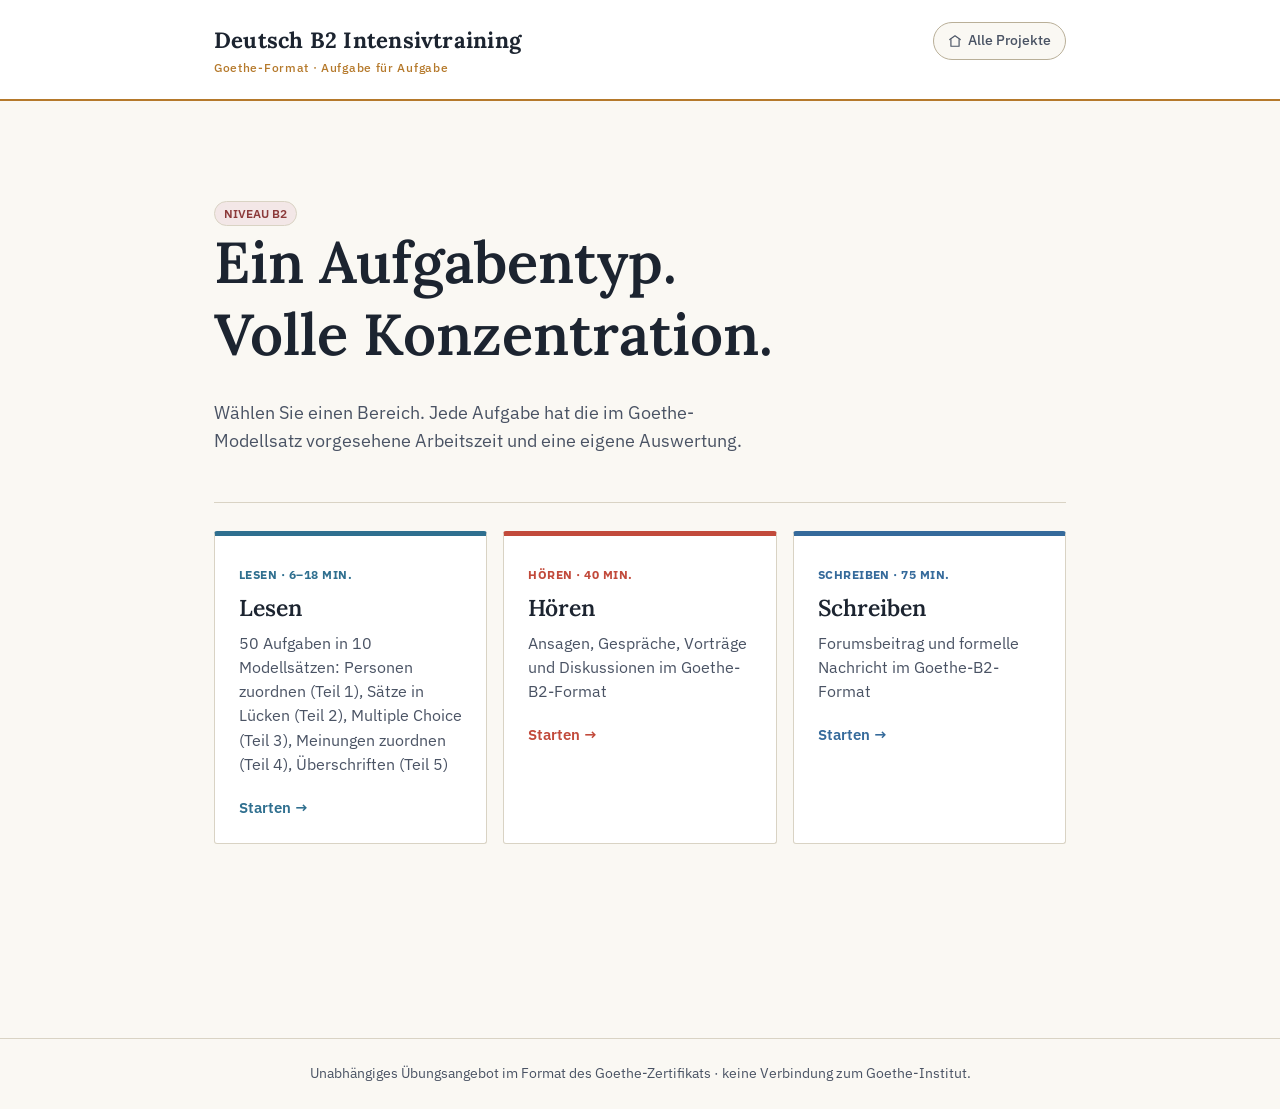
<file: index.html>
<!DOCTYPE html>
<html lang="de">
<head>
<meta charset="UTF-8"><meta name="viewport" content="width=device-width, initial-scale=1.0">
<title>Deutsch B2 · Intensivtraining</title>
<meta name="description" content="Deutsch B2 Intensivtraining im Goethe-Prüfungsformat, getrennt nach Aufgabentyp.">
<link rel="stylesheet" href="assets/css/style.css">
</head>
<body data-level="B2">
<header class="masthead"><div class="masthead-inner">
  <div class="masthead-title"><a href="index.html">Deutsch B2 Intensivtraining<small>Goethe-Format · Aufgabe für Aufgabe</small></a></div>
  <a class="hub-link" href="https://chimirayy.github.io/"><svg viewBox="0 0 24 24" fill="none" stroke="currentColor" stroke-width="2" stroke-linecap="round" stroke-linejoin="round"><path d="M3 9.5 12 3l9 6.5"/><path d="M5 9.5V21h14V9.5"/></svg>Alle Projekte</a>
</div></header>
<main class="page landing-page">
  <section class="hero compact-hero">
    <span class="badge">NIVEAU B2</span>
    <h1>Ein Aufgabentyp.<br>Volle Konzentration.</h1>
    <p>Wählen Sie einen Bereich. Jede Aufgabe hat die im Goethe-Modellsatz vorgesehene Arbeitszeit und eine eigene Auswertung.</p>
  </section>
  <div class="practice-grid redesigned-grid">
    <a class="practice-card type-lesen" href="pages/lesen.html"><span class="cefr-tag">LESEN · 6–18 MIN.</span><h2>Lesen</h2><p>50 Aufgaben in 10 Modellsätzen: Personen zuordnen (Teil 1), Sätze in Lücken (Teil 2), Multiple Choice (Teil 3), Meinungen zuordnen (Teil 4), Überschriften (Teil 5)</p><div class="go">Starten →</div></a>
    <a class="practice-card type-listening" href="pages/hoeren.html"><span class="cefr-tag">HÖREN · 40 MIN.</span><h2>Hören</h2><p>Ansagen, Gespräche, Vorträge und Diskussionen im Goethe-B2-Format</p><div class="go">Starten →</div></a>
    <a class="practice-card type-writing" href="pages/schreiben.html"><span class="cefr-tag">SCHREIBEN · 75 MIN.</span><h2>Schreiben</h2><p>Forumsbeitrag und formelle Nachricht im Goethe-B2-Format</p><div class="go">Starten →</div></a>
  </div>
</main>
<footer class="site-footer">Unabhängiges Übungsangebot im Format des Goethe-Zertifikats · keine Verbindung zum Goethe-Institut.</footer>
</body></html>
</file>
<file: assets/css/style.css>
/* ==========================================================================
   telc-style Übungsprüfung — shared stylesheet
   Design language: official examination paper. Ink on paper, hairline
   rules, numbered items, a tabular-numeral timer. Accent colour switches
   per level (set via --accent on <body data-level="...">).
   ========================================================================== */

@import url('https://fonts.googleapis.com/css2?family=Lora:ital,wght@0,500;0,600;0,700;1,400&family=IBM+Plex+Sans:wght@400;500;600;700&family=IBM+Plex+Mono:wght@500;600&display=swap');

:root{
  --paper: #FAF8F3;
  --paper-raised: #FFFFFF;
  --ink: #1C2430;
  --ink-soft: #4A5364;
  --rule: #D9D3C4;
  --rule-strong: #B9AF98;
  --accent: #1E3A5F;
  --accent-soft: #E7EEF3;
  --good: #2E6B45;
  --bad: #A13636;
  --focus: #1E3A5F;
  --radius: 3px;
  font-size: 17px;
}

*{ box-sizing: border-box; }
html{ -webkit-text-size-adjust: 100%; }

body{
  margin: 0;
  background: var(--paper);
  color: var(--ink);
  font-family: 'IBM Plex Sans', system-ui, sans-serif;
  line-height: 1.55;
  min-height: 100vh;
}

body[data-level="A2"]{ --accent: #4C7A5E; --accent-soft: #E9F1EC; }
body[data-level="B1"]{ --accent: #B5792B; --accent-soft: #F6EEE1; }
body[data-level="B2"]{ --accent: #8C3A3A; --accent-soft: #F3E7E7; }

h1, h2, h3{
  font-family: 'Lora', Georgia, serif;
  font-weight: 600;
  line-height: 1.25;
  margin: 0 0 .5em;
  color: var(--ink);
}

a{ color: var(--accent); }

button{
  font-family: inherit;
}

:focus-visible{
  outline: 3px solid var(--focus);
  outline-offset: 2px;
}

/* ---------- Masthead ---------- */

.masthead{
  border-bottom: 1px solid var(--rule-strong);
  background: var(--paper-raised);
}
.masthead-inner{
  max-width: 900px;
  margin: 0 auto;
  padding: 22px 24px;
  display: flex;
  align-items: baseline;
  justify-content: space-between;
  gap: 16px;
  flex-wrap: wrap;
}
.masthead-title{
  font-family: 'Lora', serif;
  font-weight: 700;
  font-size: 1.3rem;
  letter-spacing: .01em;
}
.masthead-title a{ color: var(--ink); text-decoration: none; }
.masthead-title small{
  display: block;
  font-family: 'IBM Plex Sans', sans-serif;
  font-weight: 500;
  font-size: .68rem;
  color: var(--ink-soft);
  letter-spacing: .06em;
  margin-top: 2px;
}
.masthead-nav{ display: flex; gap: 18px; font-size: .92rem; }
.masthead-nav a{ text-decoration: none; color: var(--ink-soft); border-bottom: 1px solid transparent; padding-bottom: 2px; }
.masthead-nav a:hover, .masthead-nav a[aria-current="page"]{ color: var(--ink); border-color: var(--rule-strong); }

.hub-link{
  display: inline-flex;
  align-items: center;
  gap: 6px;
  font-family: 'IBM Plex Sans', sans-serif;
  font-size: .82rem;
  font-weight: 500;
  color: var(--ink-soft);
  text-decoration: none;
  padding: 7px 14px;
  border: 1px solid var(--rule-strong);
  border-radius: 999px;
  background: var(--paper);
  transition: color .15s, border-color .15s, background .15s;
}
.hub-link:hover{ color: var(--ink); border-color: var(--ink-soft); background: var(--paper-raised); }
.hub-link svg{ width: 14px; height: 14px; }

/* ---------- Layout shells ---------- */

.page{
  max-width: 900px;
  margin: 0 auto;
  padding: 40px 24px 90px;
}
.prose{ max-width: 680px; }

.card{
  background: var(--paper-raised);
  border: 1px solid var(--rule);
  border-radius: var(--radius);
  padding: 28px 30px;
}

/* ---------- Landing page ---------- */

.hero{
  padding: 54px 0 34px;
  border-bottom: 1px solid var(--rule);
  margin-bottom: 36px;
}
.hero h1{ font-size: 2.1rem; max-width: 16ch; }
.hero p{ max-width: 60ch; color: var(--ink-soft); font-size: 1.05rem; }

.level-grid{
  display: grid;
  grid-template-columns: repeat(3, 1fr);
  gap: 18px;
  margin: 28px 0 44px;
}
@media (max-width: 760px){ .level-grid{ grid-template-columns: 1fr; } }

.level-card{
  display: block;
  text-decoration: none;
  color: inherit;
  border: 1px solid var(--rule);
  border-top: 4px solid var(--lvl-color, var(--accent));
  border-radius: var(--radius);
  background: var(--paper-raised);
  padding: 22px 22px 24px;
  transition: transform .12s ease, box-shadow .12s ease;
}
.level-card:hover{ transform: translateY(-2px); box-shadow: 0 8px 20px rgba(28,36,48,.08); }
.level-card h2{ font-size: 1.5rem; margin-bottom: 4px; }
.level-card .cefr-tag{
  display: inline-block;
  font-size: .72rem;
  font-weight: 600;
  letter-spacing: .04em;
  color: var(--lvl-color, var(--accent));
  margin-bottom: 10px;
}
.level-card p{ color: var(--ink-soft); font-size: .93rem; margin: 0 0 14px; }
.level-card .parts{ font-size: .82rem; color: var(--ink-soft); }
.level-card .go{ margin-top: 14px; font-size: .88rem; font-weight: 600; color: var(--ink); }

.about-grid{
  display: grid;
  grid-template-columns: 1fr 1fr;
  gap: 28px;
  margin-top: 20px;
}
@media (max-width: 700px){ .about-grid{ grid-template-columns: 1fr; } }
.about-grid h3{ font-size: 1.02rem; }
.about-grid p, .about-grid li{ color: var(--ink-soft); font-size: .95rem; }

/* ---------- Exam chrome ---------- */

.exam-bar{
  position: sticky;
  top: 0;
  z-index: 20;
  background: var(--paper-raised);
  border-bottom: 1px solid var(--rule-strong);
}
.exam-bar-inner{
  max-width: 900px;
  margin: 0 auto;
  padding: 12px 24px;
  display: flex;
  align-items: center;
  gap: 18px;
  flex-wrap: wrap;
}
.exam-bar .section-name{
  font-family: 'Lora', serif;
  font-weight: 600;
  font-size: 1.02rem;
}
.exam-bar .section-name .lvl{
  color: var(--accent);
  font-weight: 700;
}
.timer{
  margin-left: auto;
  font-family: 'IBM Plex Mono', monospace;
  font-weight: 600;
  font-size: 1.15rem;
  font-variant-numeric: tabular-nums;
  border: 1px solid var(--rule-strong);
  border-radius: var(--radius);
  padding: 5px 12px;
  background: var(--accent-soft);
  color: var(--ink);
  min-width: 5.5ch;
  text-align: center;
}
.timer.low{ background: #F6E3E1; color: var(--bad); border-color: #DDB3AE; }

.progress-track{
  height: 5px;
  background: var(--rule);
}
.progress-fill{
  height: 100%;
  background: var(--accent);
  transition: width .25s ease;
}

.step-rail{
  display: flex;
  gap: 6px;
  padding: 10px 24px 0;
  max-width: 900px;
  margin: 0 auto;
  flex-wrap: wrap;
}
.step-pill{
  font-size: .78rem;
  padding: 4px 10px;
  border-radius: 999px;
  border: 1px solid var(--rule-strong);
  color: var(--ink-soft);
  background: var(--paper-raised);
}
.step-pill.current{ background: var(--accent); color: #fff; border-color: var(--accent); }
.step-pill.done{ background: var(--accent-soft); color: var(--ink); border-color: var(--rule-strong); }

/* ---------- Exam content ---------- */

.section-head{ margin-bottom: 8px; }
.section-head .eyebrow-time{
  font-size: .85rem;
  color: var(--ink-soft);
}
.instructions{
  background: var(--accent-soft);
  border: 1px solid var(--rule);
  border-radius: var(--radius);
  padding: 14px 18px;
  font-size: .95rem;
  color: var(--ink);
  margin: 16px 0 26px;
}

.part{
  border: 1px solid var(--rule);
  border-radius: var(--radius);
  background: var(--paper-raised);
  padding: 24px 26px;
  margin-bottom: 24px;
}
.part h3{ font-size: 1.08rem; margin-bottom: 6px; }
.part .part-instructions{
  color: var(--ink-soft);
  font-size: .92rem;
  margin-bottom: 18px;
}
.reading-text{
  border-left: 3px solid var(--rule-strong);
  padding: 2px 0 2px 16px;
  margin: 0 0 18px;
  color: var(--ink);
  white-space: pre-line;
  font-size: .98rem;
}

.audio-block{
  display: flex;
  align-items: center;
  gap: 14px;
  background: var(--accent-soft);
  border: 1px solid var(--rule);
  border-radius: var(--radius);
  padding: 12px 16px;
  margin-bottom: 18px;
  flex-wrap: wrap;
}
.audio-block audio{ flex: 1 1 260px; min-width: 220px; }
.audio-missing{
  font-size: .88rem;
  color: var(--ink-soft);
}
.transcript-toggle{
  border: 1px solid var(--rule-strong);
  background: var(--paper-raised);
  border-radius: var(--radius);
  padding: 5px 10px;
  font-size: .82rem;
  cursor: pointer;
  color: var(--ink);
}
.transcript-box{
  white-space: pre-line;
  font-size: .9rem;
  color: var(--ink-soft);
  border-top: 1px dashed var(--rule-strong);
  margin-top: 12px;
  padding-top: 12px;
  display: none;
}
.transcript-box.open{ display: block; }

.listening-audio audio.exhausted{ opacity: .55; }
.play-counter{
  font-size: .82rem;
  font-weight: 600;
  color: var(--type-color, var(--accent));
  white-space: nowrap;
}
.play-counter.used-up{ color: var(--bad); }
.review-audio .play-counter{ font-weight: 500; color: var(--ink-soft); }

.q-item{
  padding: 14px 0;
  border-top: 1px solid var(--rule);
}
.q-item:first-child{ border-top: none; padding-top: 0; }
.q-num{
  font-family: 'IBM Plex Mono', monospace;
  font-weight: 600;
  color: var(--accent);
  margin-right: 8px;
}
.q-statement{ font-size: .98rem; }

.tf-choices{ display: flex; gap: 10px; margin-top: 8px; }
.choice-btn{
  border: 1px solid var(--rule-strong);
  background: var(--paper-raised);
  border-radius: var(--radius);
  padding: 6px 16px;
  font-size: .9rem;
  cursor: pointer;
  color: var(--ink);
}
.choice-btn.selected{ background: var(--accent); border-color: var(--accent); color: #fff; }

.mc-options{ display: flex; flex-direction: column; gap: 8px; margin-top: 10px; }
.mc-option{
  display: flex;
  align-items: flex-start;
  gap: 10px;
  border: 1px solid var(--rule-strong);
  border-radius: var(--radius);
  padding: 9px 13px;
  cursor: pointer;
  font-size: .93rem;
  background: var(--paper-raised);
}
.mc-option.selected{ background: var(--accent-soft); border-color: var(--accent); }
.mc-option input{ margin-top: 3px; }

.match-row{
  display: grid;
  grid-template-columns: 1fr 140px;
  gap: 14px;
  align-items: start;
  padding: 12px 0;
  border-top: 1px solid var(--rule);
}
.match-row:first-child{ border-top: none; }
select.match-select{
  font-family: inherit;
  font-size: .92rem;
  padding: 7px 8px;
  border: 1px solid var(--rule-strong);
  border-radius: var(--radius);
  background: var(--paper-raised);
  color: var(--ink);
}
.options-legend{
  background: var(--paper);
  border: 1px dashed var(--rule-strong);
  border-radius: var(--radius);
  padding: 12px 16px;
  margin-bottom: 16px;
  font-size: .88rem;
  color: var(--ink-soft);
}
.options-legend strong{ color: var(--ink); }

.cloze-text{
  font-size: 1rem;
  line-height: 2.1;
}
.cloze-blank-select{
  font-family: 'IBM Plex Mono', monospace;
  font-size: .88rem;
  padding: 3px 6px;
  border: 1px solid var(--rule-strong);
  border-radius: var(--radius);
  background: var(--accent-soft);
  color: var(--ink);
  margin: 0 2px;
}
.wordbank{
  display: flex;
  flex-wrap: wrap;
  gap: 8px;
  margin-bottom: 16px;
}
.wordbank span{
  font-family: 'IBM Plex Mono', monospace;
  font-size: .82rem;
  border: 1px solid var(--rule-strong);
  border-radius: 999px;
  padding: 3px 12px;
  background: var(--paper);
  color: var(--ink-soft);
}

.writing-prompt{ font-size: .98rem; margin-bottom: 10px; }
.writing-points{ margin: 0 0 16px 1.1em; color: var(--ink-soft); font-size: .93rem; }
.writing-points li{ margin-bottom: 4px; }
textarea.writing-area{
  width: 100%;
  min-height: 320px;
  font-family: 'IBM Plex Sans', sans-serif;
  font-size: .98rem;
  line-height: 1.6;
  padding: 16px;
  border: 1px solid var(--rule-strong);
  border-radius: var(--radius);
  background: var(--paper-raised);
  color: var(--ink);
  resize: vertical;
}
.wordcount{ font-size: .82rem; color: var(--ink-soft); margin-top: 6px; }
.wordcount.ok{ color: var(--good); }

/* ---------- Bottom action bar ---------- */

.action-bar{
  position: sticky;
  bottom: 0;
  background: var(--paper-raised);
  border-top: 1px solid var(--rule-strong);
  padding: 14px 24px;
  display: flex;
  justify-content: space-between;
  align-items: center;
  gap: 12px;
  flex-wrap: wrap;
}
.action-bar-inner{
  max-width: 900px;
  margin: 0 auto;
  width: 100%;
  display: flex;
  justify-content: space-between;
  align-items: center;
  gap: 12px;
  flex-wrap: wrap;
}
.btn{
  font-family: inherit;
  font-size: .95rem;
  font-weight: 600;
  padding: 11px 22px;
  border-radius: var(--radius);
  border: 1px solid var(--accent);
  background: var(--accent);
  color: #fff;
  cursor: pointer;
}
.btn.secondary{
  background: transparent;
  color: var(--accent);
}
.btn.ghost{
  background: transparent;
  color: var(--ink-soft);
  border-color: var(--rule-strong);
}
.btn[disabled]{ opacity: .45; cursor: not-allowed; }
.answered-count{ font-size: .85rem; color: var(--ink-soft); }

/* ---------- Start / interstitial screens ---------- */

.start-screen, .result-screen{
  max-width: 640px;
  margin: 60px auto;
  text-align: center;
}
.start-screen .card, .result-screen .card{ text-align: left; }
.timeline{
  list-style: none;
  margin: 20px 0 0;
  padding: 0;
  display: flex;
  flex-direction: column;
  gap: 10px;
}
.timeline li{
  display: flex;
  justify-content: space-between;
  border-top: 1px solid var(--rule);
  padding-top: 10px;
  font-size: .92rem;
}
.timeline li:first-child{ border-top: none; padding-top: 0; }
.timeline .t-name{ font-weight: 600; }
.timeline .t-time{ color: var(--ink-soft); font-family: 'IBM Plex Mono', monospace; }

.lock-icon{ font-size: 2rem; margin-bottom: 6px; }

/* ---------- Answer sheet ---------- */

.score-summary{
  display: grid;
  grid-template-columns: repeat(auto-fit, minmax(140px, 1fr));
  gap: 12px;
  margin: 22px 0 30px;
}
.score-box{
  border: 1px solid var(--rule);
  border-radius: var(--radius);
  padding: 14px 16px;
  background: var(--paper-raised);
}
.score-box .num{
  font-family: 'Lora', serif;
  font-size: 1.6rem;
  font-weight: 700;
  color: var(--accent);
}
.score-box .lbl{ font-size: .8rem; color: var(--ink-soft); }

.answer-row{
  display: flex;
  gap: 10px;
  align-items: flex-start;
  padding: 10px 0;
  border-top: 1px solid var(--rule);
  font-size: .92rem;
}
.answer-row:first-child{ border-top: none; }
.mark{
  flex: 0 0 auto;
  font-weight: 700;
  width: 1.4em;
}
.mark.correct{ color: var(--good); }
.mark.incorrect{ color: var(--bad); }
.answer-detail .yours{ color: var(--ink-soft); }
.answer-detail .correct-answer{ color: var(--good); font-weight: 600; }

.model-answer{
  white-space: pre-line;
  background: var(--accent-soft);
  border: 1px solid var(--rule);
  border-radius: var(--radius);
  padding: 14px 16px;
  font-size: .93rem;
  margin-top: 10px;
}

footer.site-footer{
  border-top: 1px solid var(--rule);
  margin-top: 60px;
  padding: 24px;
  text-align: center;
  font-size: .82rem;
  color: var(--ink-soft);
}

.badge{
  display: inline-block;
  font-size: .72rem;
  font-weight: 600;
  padding: 2px 9px;
  border-radius: 999px;
  background: var(--accent-soft);
  color: var(--accent);
  border: 1px solid var(--rule);
}

@media (max-width: 560px){
  .part{ padding: 18px 16px; }
  .match-row{ grid-template-columns: 1fr; }
}

/* B1 task-format rebuild */
.practice-grid{
  display:grid;
  grid-template-columns:repeat(2,minmax(0,1fr));
  gap:18px;
  margin:28px 0 44px;
}
.practice-card{
  display:block;
  text-decoration:none;
  color:inherit;
  border:1px solid var(--rule);
  border-top:4px solid var(--accent);
  border-radius:var(--radius);
  background:var(--paper-raised);
  padding:24px;
  transition:transform .12s ease,box-shadow .12s ease;
}
.practice-card:hover{transform:translateY(-2px);box-shadow:0 8px 20px rgba(28,36,48,.08)}
.practice-card h2{font-size:1.35rem;margin-bottom:8px}
.practice-card p{color:var(--ink-soft);font-size:.92rem;margin:0 0 16px}
.practice-card .cefr-tag{display:inline-block;font-size:.7rem;font-weight:700;letter-spacing:.04em;color:var(--accent);margin-bottom:9px}
.practice-card .go{font-size:.88rem;font-weight:600}
.practice-nav{gap:10px;max-width:620px;justify-content:flex-end}
.practice-nav a{font-size:.78rem}
@media(max-width:760px){.practice-grid{grid-template-columns:1fr}.practice-nav{width:100%;justify-content:flex-start}.masthead-inner{align-items:flex-start}}

/* ===== B1 task-by-task redesign ===== */
:root{ --type-color:#B5792B; --type-soft:#F6EEE1; }
body[data-practice="lesen"]{--type-color:#2F6F8F;--type-soft:#E7F1F6}
body[data-practice="schreiben"]{--type-color:#356A9B;--type-soft:#E8F0F8}
body[data-practice="hoeren"]{--type-color:#C24A3B;--type-soft:#FBEAE7}

.masthead{border-bottom:2px solid var(--type-color)}
.masthead-title small{color:var(--type-color)}
.practice-nav{max-width:100%;overflow-x:auto;white-space:nowrap;padding-bottom:3px}
.practice-nav a[aria-current="page"]{color:var(--type-color);border-color:var(--type-color);font-weight:700}

.intro-page{max-width:780px;padding-top:86px;text-align:center}
.intro-kicker,.result-kicker,.task-label{color:var(--type-color);font-weight:700;letter-spacing:.09em;text-transform:uppercase;font-size:.78rem}
.intro-page h1{font-size:clamp(2rem,5vw,3.4rem);margin:12px auto 10px;max-width:18ch}
.intro-lead{font-size:1.2rem;color:var(--ink-soft);margin:0 0 26px}
.intro-meta{display:flex;justify-content:center;flex-wrap:wrap;gap:9px;margin:0 auto 32px}
.intro-meta span{background:var(--type-soft);color:var(--type-color);border:1px solid color-mix(in srgb,var(--type-color) 25%,white);border-radius:999px;padding:8px 13px;font-size:.82rem;font-weight:600}
.intro-start{min-width:230px;background:var(--type-color);border-color:var(--type-color)}
.back-link{display:block;margin-top:18px;color:var(--ink-soft);text-decoration:none;font-size:.9rem}

.exam-bar{border-bottom:1px solid var(--rule-strong)}
.exam-bar .section-name .lvl{color:var(--type-color)}
.timer{background:var(--type-soft);border-color:color-mix(in srgb,var(--type-color) 35%,white)}
.progress-fill{background:var(--type-color)}
.task-counter{font-size:.82rem;color:var(--ink-soft);font-weight:600}

.task-tabs{position:sticky;top:63px;z-index:19;display:flex;gap:7px;overflow-x:auto;padding:10px max(24px,calc((100vw - 900px)/2));background:rgba(250,248,243,.97);border-bottom:1px solid var(--rule);scrollbar-width:thin}
.task-tab{flex:0 0 auto;width:42px;height:36px;border:1px solid var(--rule-strong);border-radius:8px;background:var(--paper-raised);color:var(--ink-soft);font:600 .82rem 'IBM Plex Sans',sans-serif;cursor:pointer;position:relative}
.task-tab:hover{border-color:var(--type-color);color:var(--type-color)}
.task-tab.active{background:var(--type-color);border-color:var(--type-color);color:#fff;box-shadow:0 2px 8px rgba(0,0,0,.1)}
.task-tab.done{background:var(--type-soft);color:var(--type-color);border-color:color-mix(in srgb,var(--type-color) 35%,white)}
.task-tab b{position:absolute;right:3px;top:1px;font-size:.62rem;color:var(--bad)}

.task-page{padding-top:34px;max-width:900px}
.loading-note{color:var(--muted,#6b7280);font-size:.95rem;padding:48px 0;text-align:center}
.task-head{display:flex;align-items:flex-end;justify-content:space-between;gap:20px;margin-bottom:16px}
.task-head h1{margin:5px 0 0;font-size:1.65rem}
.task-time-note{font-size:.82rem;font-weight:600;color:var(--type-color);white-space:nowrap}
.instructions{background:var(--type-soft);border-color:color-mix(in srgb,var(--type-color) 20%,white);border-left:4px solid var(--type-color)}
.part{border-top:4px solid var(--type-color);margin-bottom:0}
.part-title-row{display:flex;gap:10px;align-items:flex-start;margin-bottom:18px}
.part-title-row h2{font-size:1.18rem;margin:0}
.part-type-dot{width:10px;height:10px;background:var(--type-color);border-radius:50%;margin-top:7px;flex:0 0 auto}

.action-bar{position:sticky;bottom:0;z-index:18;background:rgba(250,248,243,.96);border-top:1px solid var(--rule-strong);backdrop-filter:blur(5px)}
.action-bar-inner{max-width:900px;margin:auto;padding:12px 24px;display:flex;align-items:center;gap:16px}
.action-bar .btn{margin-left:auto;background:var(--type-color);border-color:var(--type-color)}
.answered-count{font-size:.82rem;color:var(--ink-soft)}

.result-screen,.result-page{max-width:900px}
.result-screen h1,.result-page h1{font-size:2.4rem;margin-top:8px}
.result-lead{color:var(--ink-soft)}
.result-list,.task-results{border:1px solid var(--rule);background:var(--paper-raised);border-radius:var(--radius);overflow:hidden;margin:28px 0}
.result-row,.task-result{display:grid;grid-template-columns:auto 1fr auto;gap:14px;align-items:center;padding:15px 18px;border-bottom:1px solid var(--rule)}
.result-row:last-child,.task-result:last-child{border-bottom:0}
.result-num{width:30px;height:30px;border-radius:50%;display:grid;place-items:center;background:var(--type-soft);color:var(--type-color);font-weight:700}
.result-name{font-weight:600}.result-row>span:last-child,.task-result-head span{font-family:'IBM Plex Mono',monospace;font-size:.8rem;color:var(--ink-soft)}
.task-result{display:block}.task-result-head{display:flex;justify-content:space-between;gap:10px}.task-result-title{margin-top:4px;color:var(--ink-soft);font-size:.9rem}
.score-summary{display:grid;grid-template-columns:repeat(3,1fr);gap:14px;margin:24px 0}
.score-box{background:var(--paper-raised);border:1px solid var(--rule);padding:20px;text-align:center}.score-box .num{font:700 1.6rem 'IBM Plex Mono',monospace;color:var(--type-color)}.score-box .lbl{font-size:.78rem;color:var(--ink-soft);margin-top:4px}
.answer-task{margin-top:36px}.answer-task h2{font-size:1.25rem;border-bottom:2px solid var(--type-color);padding-bottom:8px}.answer-part{background:var(--paper-raised);border:1px solid var(--rule);padding:18px}
.error-card{border-top:4px solid var(--bad)}

@media(max-width:700px){
 .masthead-inner{padding:14px 16px}.masthead-nav{width:100%;gap:14px}
 .task-tabs{top:103px;padding-left:14px;padding-right:14px}
 .task-head{align-items:flex-start;flex-direction:column}.task-time-note{white-space:normal}
 .task-page{padding:24px 16px 90px}.action-bar-inner{padding:10px 16px}.answered-count{display:none}
 .score-summary{grid-template-columns:1fr}.result-row{grid-template-columns:auto 1fr}.result-row>span:last-child{grid-column:2}.intro-page{padding:60px 16px}.intro-meta{flex-direction:column;align-items:center}
}

/* Landing page refinements */
.compact-hero{padding:58px 0 30px;margin-bottom:28px}.compact-hero h1{max-width:none;font-size:clamp(2.2rem,6vw,3.4rem)}.compact-hero p{max-width:560px}
.redesigned-grid{grid-template-columns:repeat(3,1fr);gap:16px}
@media(max-width:820px){.redesigned-grid{grid-template-columns:repeat(2,1fr)}}
@media(max-width:560px){.redesigned-grid{grid-template-columns:1fr}}
.practice-card{border-top:5px solid var(--card-color,var(--accent));}.practice-card .cefr-tag{color:var(--card-color,var(--accent))}.practice-card:hover{border-color:var(--card-color,var(--accent))}
.type-writing{--card-color:#356A9B}.type-listening{--card-color:#C24A3B}.type-lesen{--card-color:#2F6F8F}
.landing-page .practice-card h2{font-size:1.35rem}.landing-page .practice-card p{margin-bottom:20px}.landing-page .go{color:var(--card-color,var(--ink))}


/* Task-to-task visual distinction */
.task-page.even {
  background: linear-gradient(180deg, var(--type-soft) 0, transparent 180px);
}
.task-page.odd {
  background: linear-gradient(180deg, rgba(255,255,255,.9) 0, var(--paper) 180px);
}
.task-page.even .part {
  box-shadow: 0 8px 28px rgba(0,0,0,.055);
}
.task-page.odd .part {
  box-shadow: 0 2px 12px rgba(0,0,0,.035);
  border-top-width: 7px;
}
.task-page.even .task-head {
  padding: 18px 20px;
  border-radius: 12px;
  background: var(--type-soft);
  border: 1px solid color-mix(in srgb,var(--type-color) 18%,white);
}
.task-page.odd .task-head {
  padding-bottom: 14px;
  border-bottom: 2px dashed var(--rule-strong);
}
.task-review .review-banner {
  padding: 28px;
  border-radius: 14px;
  background: var(--type-soft);
  border: 1px solid color-mix(in srgb,var(--type-color) 24%,white);
  margin-bottom: 24px;
}
.task-review .review-banner h1 { margin: 5px 0 10px; }
.review-score { font-size: 1.05rem; color: var(--ink-soft); }
.review-score strong { color: var(--type-color); font: 700 1.5rem 'IBM Plex Mono',monospace; }
.review-answer .answer-part { margin-top: 0; }
.review-bar .review-timer { font-size: .82rem; }

/* ==========================================================================
   Goethe B2 · Lesen — task types (Teil 1–5)
   ========================================================================== */

body[data-level="B2"][data-practice="lesen"]{ --type-color:#8C3A3A; --type-soft:#F5EAEA; }

/* ---------- task list ---------- */
.task-list-page{ padding-top: 0; }
.filter-tabs{ display:flex; gap:8px; flex-wrap:wrap; margin-bottom:20px; }
.filter-tab{
  border:1px solid var(--rule-strong); background:var(--paper-raised); color:var(--ink-soft);
  border-radius:999px; padding:7px 16px; font:600 .84rem 'IBM Plex Sans',sans-serif; cursor:pointer;
}
.filter-tab:hover{ border-color:var(--type-color); color:var(--type-color); }
.filter-tab.active{ background:var(--type-color); border-color:var(--type-color); color:#fff; }

.task-list{ border:1px solid var(--rule); border-radius:var(--radius); background:var(--paper-raised); overflow:hidden; }
.task-row{
  display:grid; grid-template-columns:auto 1fr auto; gap:16px; align-items:center; width:100%;
  padding:15px 18px; border:0; border-bottom:1px solid var(--rule); background:none;
  text-align:left; cursor:pointer; font-family:inherit; color:inherit;
}
.task-row:last-child{ border-bottom:0; }
.task-row:hover{ background:var(--type-soft); }
.task-row-num{
  width:30px; height:30px; border-radius:50%; display:grid; place-items:center;
  background:var(--type-soft); color:var(--type-color); font:700 .9rem 'IBM Plex Mono',monospace;
}
.task-row-main{ display:block; }
.task-row-title{ display:block; font-weight:600; font-size:1rem; }
.task-row-sub{ display:block; font-size:.82rem; color:var(--ink-soft); }
.task-row-time{ font:600 .8rem 'IBM Plex Mono',monospace; color:var(--ink-soft); white-space:nowrap; }

/* ---------- shared bits ---------- */
.letter{
  display:inline-grid; place-items:center; width:1.5em; height:1.5em; margin-right:8px;
  border-radius:4px; background:var(--type-soft); color:var(--type-color);
  font:700 .8rem 'IBM Plex Mono',monospace; flex:0 0 auto;
}
.block-head{ font-size:1.05rem; border-bottom:2px solid var(--type-color); padding-bottom:6px; margin:30px 0 4px; }
.items-block .match-row:first-of-type{ border-top:none; }
.row-control{ display:flex; align-items:center; gap:8px; }
.row-control em{ font-size:.76rem; color:var(--ink-soft); }
.match-row.example{ opacity:.72; }

.answer-chip{
  display:inline-grid; place-items:center; min-width:2em; padding:3px 8px; border-radius:4px;
  font:700 .85rem 'IBM Plex Mono',monospace; border:1px solid var(--rule-strong); background:var(--paper);
}
.answer-chip.correct{ background:#E6F0E9; color:var(--good); border-color:#A9C9B5; }
.answer-chip.incorrect{ background:#F7E6E4; color:var(--bad); border-color:#DDB3AE; }
.answer-chip.solution{ background:var(--type-soft); color:var(--type-color); border-color:color-mix(in srgb,var(--type-color) 30%,white); }

/* ---------- article (Teil 2 / Teil 3) ---------- */
.article{ border:1px solid var(--rule-strong); border-radius:var(--radius); padding:22px 26px; background:var(--paper); }
.article-title{ text-align:center; font-size:1.5rem; margin-bottom:6px; }
.article-sub{ text-align:center; font-weight:600; color:var(--ink-soft); margin:0 0 20px; font-size:.95rem; }
.article-lead{ font-weight:600; margin:0 0 18px; }
.article p{ font-size:.97rem; line-height:1.75; margin:0 0 15px; text-align:justify; hyphens:auto; }

.gap{ display:inline; white-space:nowrap; }
.gap b{ font-family:'IBM Plex Mono',monospace; color:var(--type-color); }
.example-gap{ white-space:normal; font-style:italic; color:var(--ink-soft); }
.letter-list{ list-style:none; margin:10px 0 0; padding:0; }
.letter-list li{ display:flex; align-items:flex-start; gap:2px; padding:6px 0; border-top:1px dashed var(--rule); color:var(--ink); }
.letter-list li:first-child{ border-top:0; }
.letter-list li.unused{ opacity:.5; }

/* ---------- Teil 1 persons ---------- */
.person-grid{ display:grid; grid-template-columns:1fr 1fr; gap:16px; }
.person-card{ border:1px solid var(--rule); border-top:3px solid var(--type-color); border-radius:var(--radius); padding:16px 18px; background:var(--paper); }
.person-card h3{ display:flex; align-items:center; font-size:1rem; margin-bottom:8px; }
.person-card p{ margin:0; font-size:.93rem; line-height:1.65; text-align:justify; hyphens:auto; }

/* ---------- Teil 4 comments ---------- */
.comment-grid{ display:grid; grid-template-columns:1fr 1fr; gap:14px; }
.comment-card{ border:1px solid var(--rule-strong); border-radius:10px; padding:14px 16px; background:var(--paper); }
.comment-card p{ margin:6px 0 8px; font-size:.92rem; line-height:1.6; }
.comment-author{ display:block; text-align:right; font-size:.8rem; font-style:italic; color:var(--ink-soft); }

/* ---------- Teil 5 paragraphs ---------- */
.law-block{ border:1px solid var(--rule); border-radius:var(--radius); padding:14px 18px; margin-bottom:14px; background:var(--paper); }
.law-block.example{ opacity:.75; }
.law-head{ display:flex; align-items:center; gap:10px; margin-bottom:8px; }
.law-head b{ font-family:'IBM Plex Mono',monospace; color:var(--type-color); font-size:1rem; }
.law-head em{ font-size:.76rem; color:var(--ink-soft); font-style:italic; }
.law-block p{ margin:0; font-size:.93rem; line-height:1.65; }

/* ---------- Teil 3 review states ---------- */
.mc-option .letter{ margin-right:4px; }
.mc-option.correct-option{ border-color:var(--good); background:#EFF6F1; }
.mc-option.wrong-option{ border-color:var(--bad); background:#FAEDEB; }

.answer-row .q-num{ min-width:2ch; }

@media (max-width:760px){
  .person-grid,.comment-grid{ grid-template-columns:1fr; }
  .article{ padding:18px 16px; }
  .article p{ text-align:left; }
  .task-row{ grid-template-columns:auto 1fr; }
  .task-row-time{ grid-column:2; }
}
</file>
